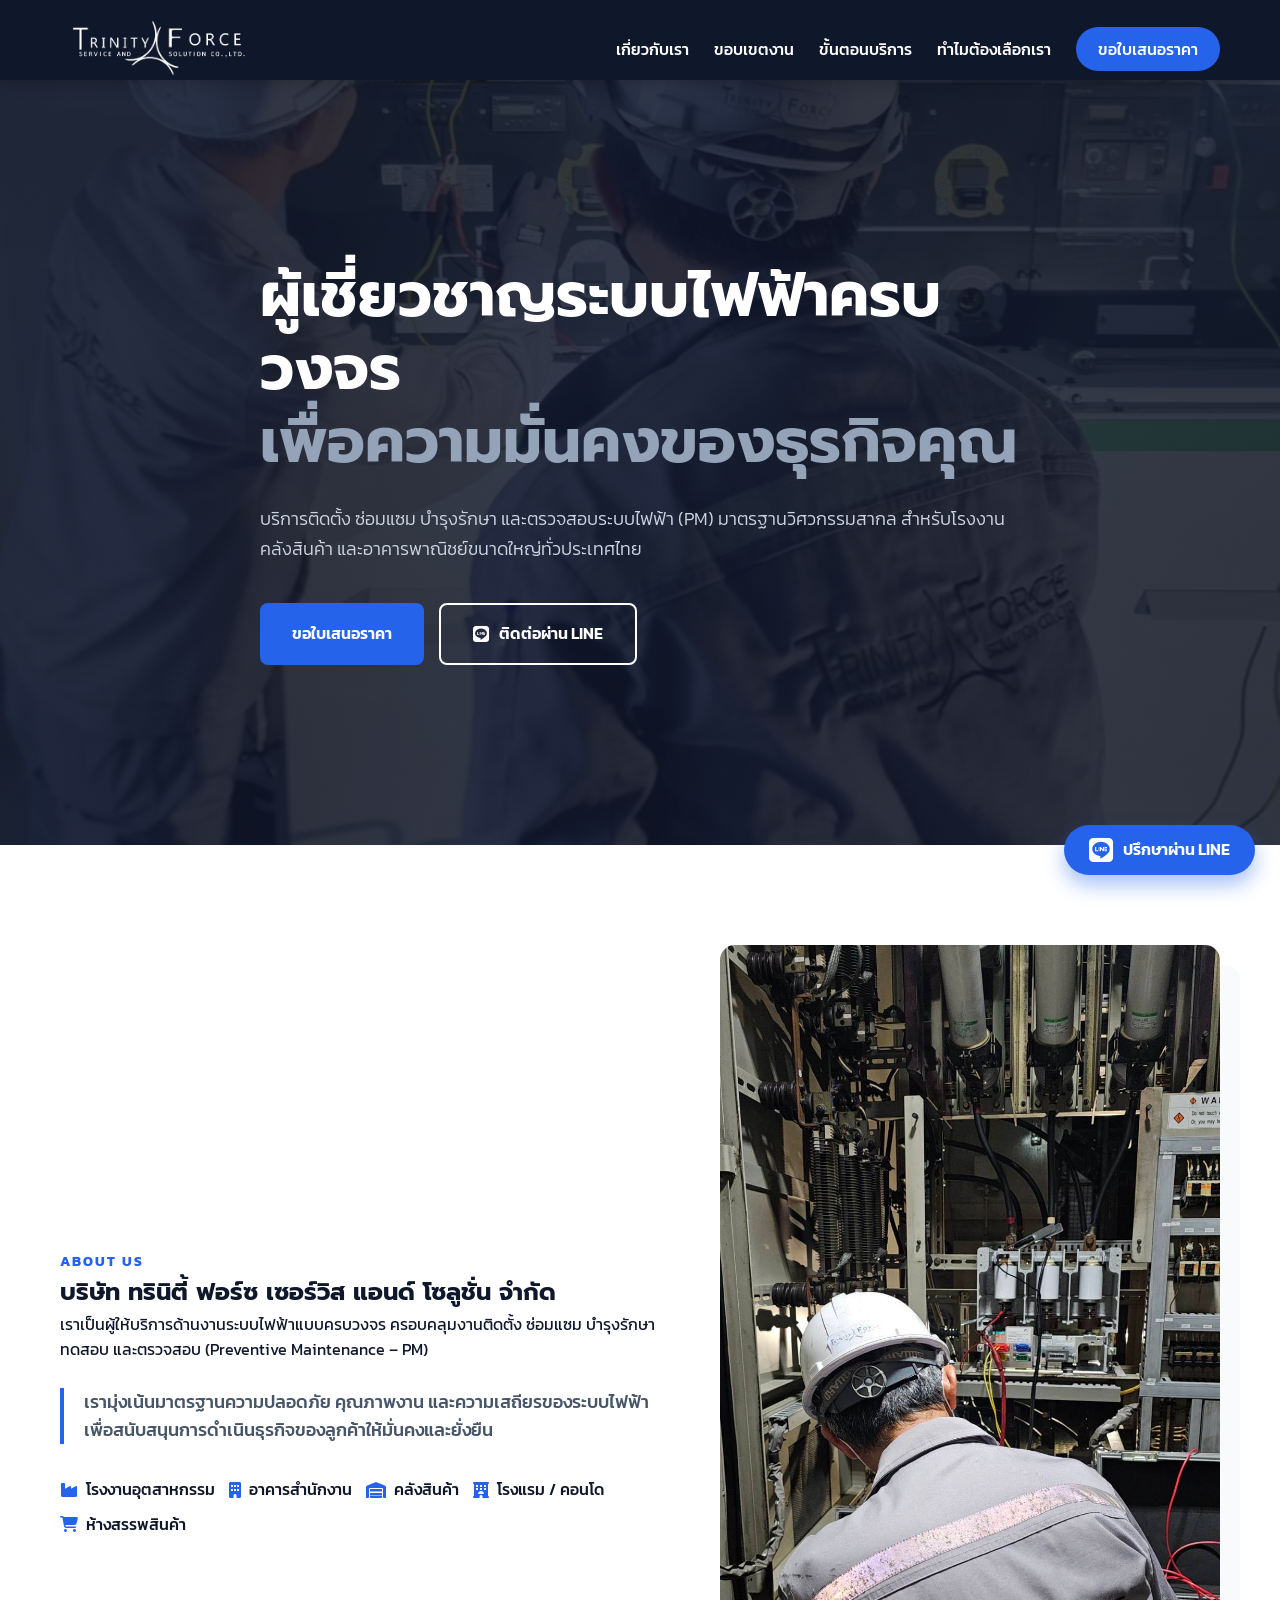
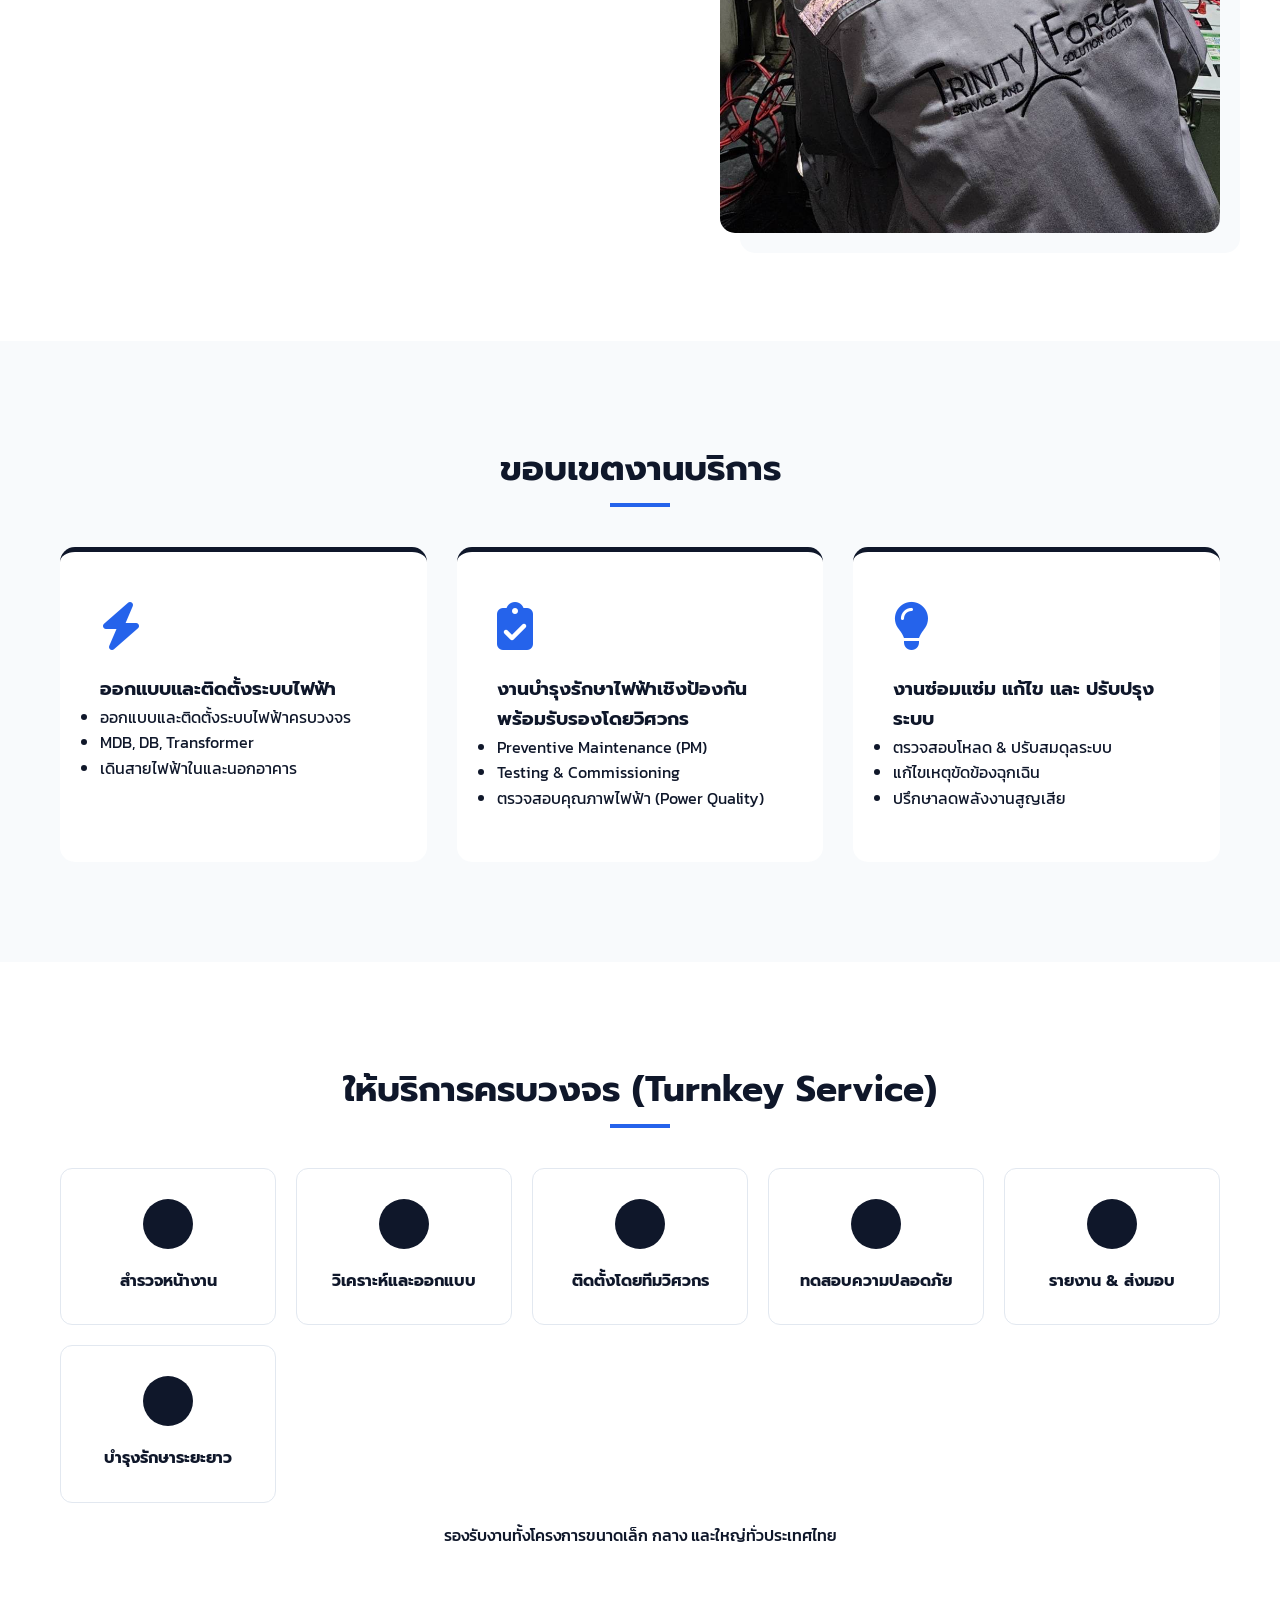
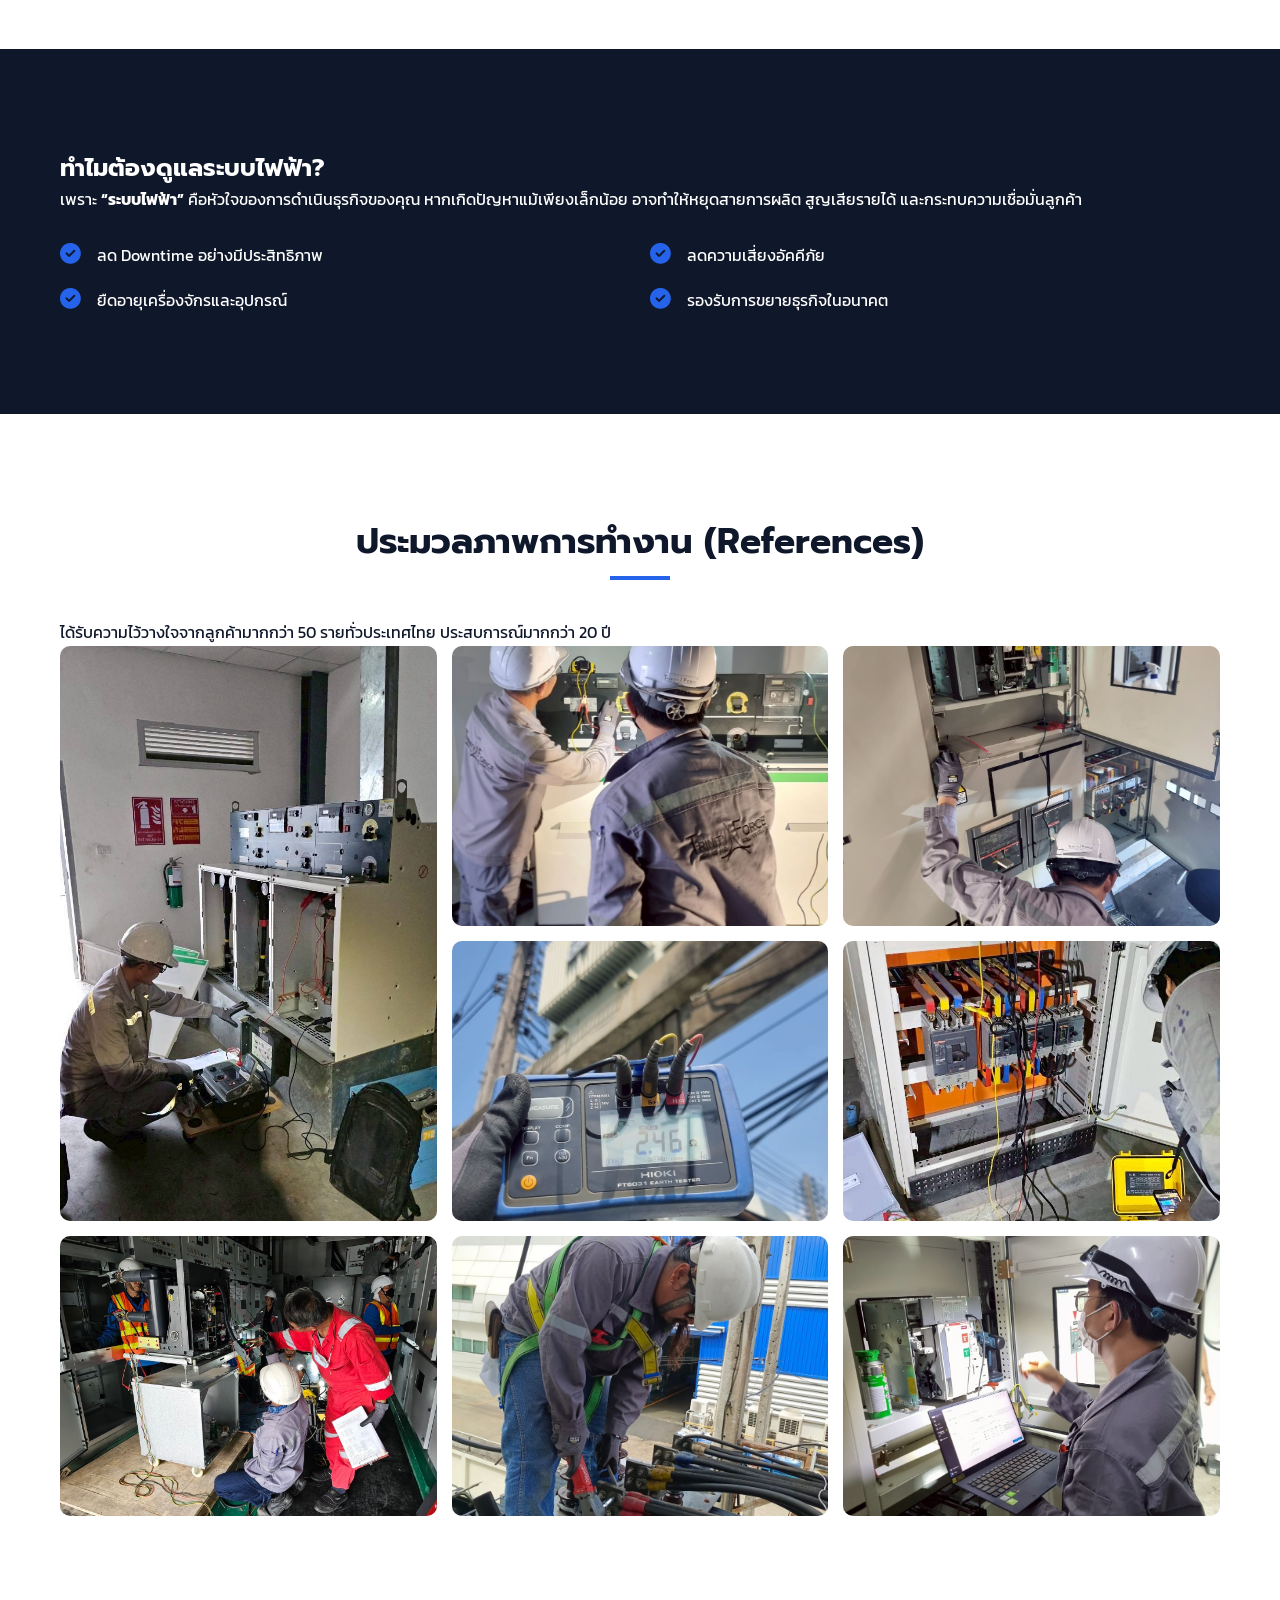
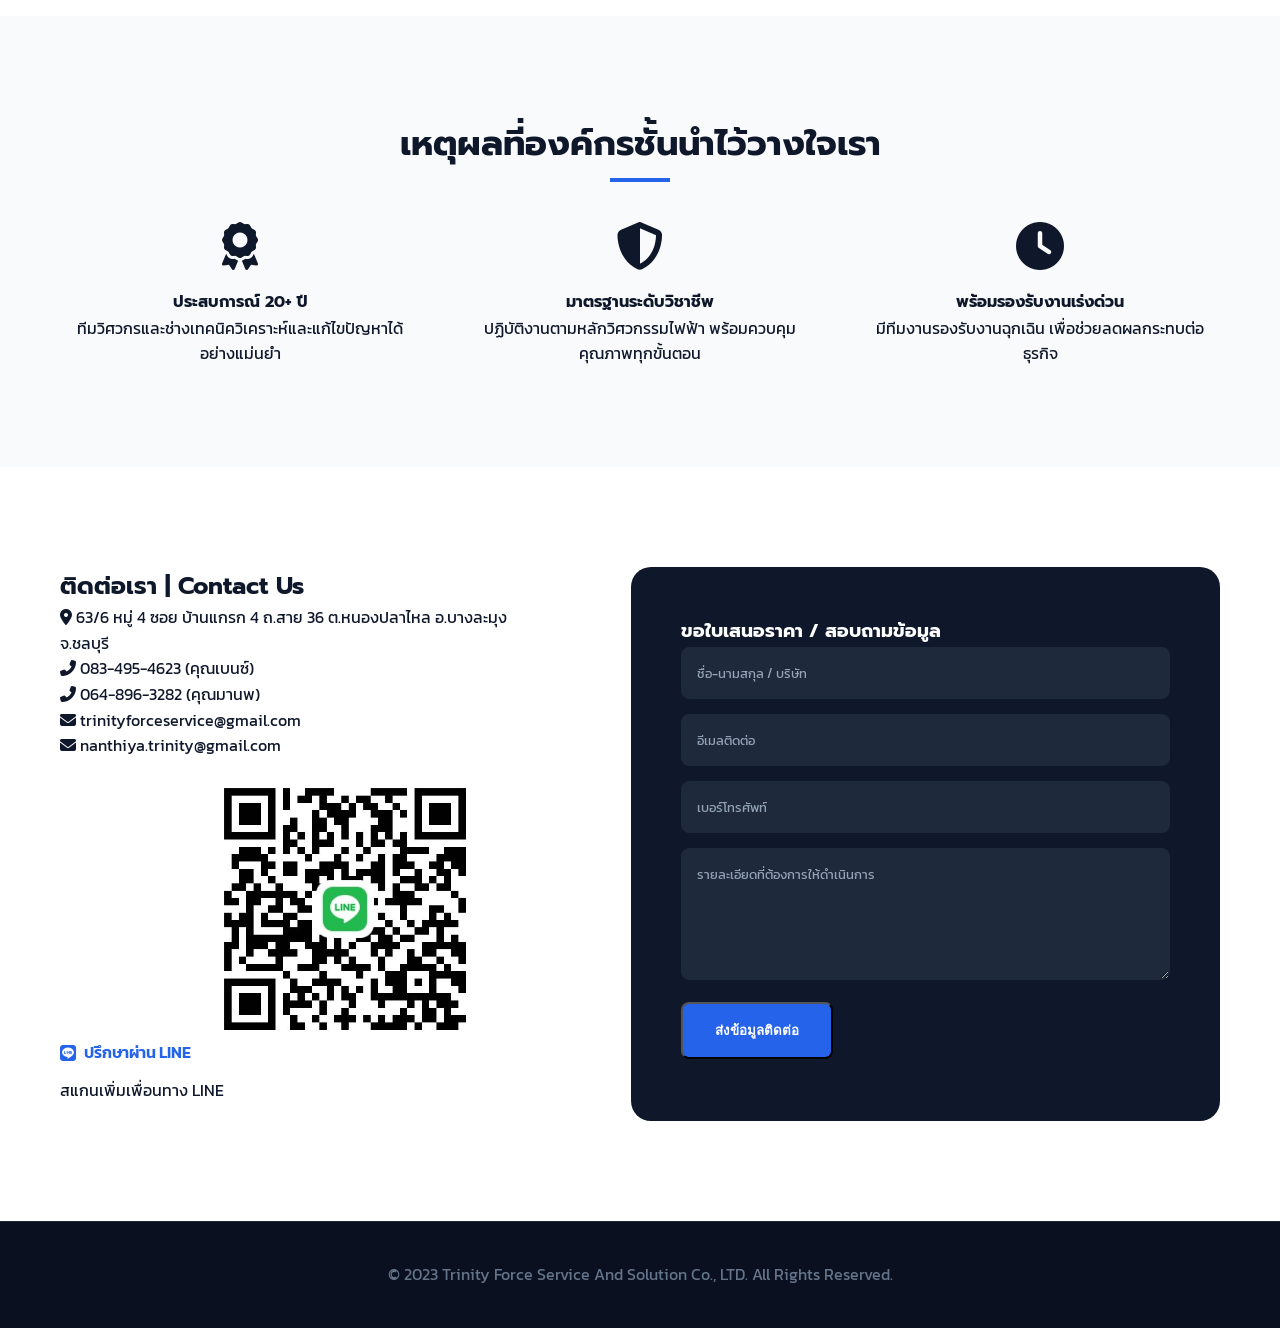
<file: index.html>
<!DOCTYPE html>
<html lang="th">
<head>
    <meta charset="UTF-8">
    <meta name="viewport" content="width=device-width, initial-scale=1.0">
    <title>Trinity Force Service And Solution | ผู้เชี่ยวชาญระบบไฟฟ้าครบวงจร</title>
    
    
    <!-- Fonts: Prompt & Kanit -->
    <link rel="preconnect" href="https://fonts.googleapis.com">
    <link rel="preconnect" href="https://fonts.gstatic.com" crossorigin>
    <link href="https://fonts.googleapis.com/css2?family=Kanit:wght@300;400;500&family=Prompt:wght@400;600;700&display=swap" rel="stylesheet">
    
    <!-- Icons: Font Awesome -->
    <link rel="stylesheet" href="https://cdnjs.cloudflare.com/ajax/libs/font-awesome/6.4.0/css/all.min.css">
    
    <!-- CSS Link -->
    <link rel="stylesheet" href="style.css">
</head>
<body>

    <!-- Floating LINE Button -->
    <a href="https://line.me/ti/p/jBaDkASdV4" class="floating-line" target="_blank" rel="noopener noreferrer">
        <i class="fab fa-line"></i>
        <span>ปรึกษาผ่าน LINE</span>
    </a>

    <!-- Navbar -->
<nav class="navbar">
    <div class="container nav-container">

        <div class="logo">
            <img src="logo.png" alt="Trinity Force Service and Solution" class="brand-logo">
        </div>

        <ul class="nav-links">
            <li>
                <a href="#about">เกี่ยวกับเรา</a>
            </li>
            <li>
                <a href="#services">ขอบเขตงาน</a>
            </li>
            <li>
                <a href="#turnkey">ขั้นตอนบริการ</a>
            </li>
            <li>
                <a href="#why-us">ทำไมต้องเลือกเรา</a>
            </li>
            <li>
                <a href="#contact" class="btn-nav">ขอใบเสนอราคา</a>
            </li>

        </ul>

    </div>
</nav>

    <!-- 1. Hero Section -->
    <header class="hero">
        <div class="container hero-content">
            <h1>ผู้เชี่ยวชาญระบบไฟฟ้าครบวงจร <br><span>เพื่อความมั่นคงของธุรกิจคุณ</span></h1>
            <p>บริการติดตั้ง ซ่อมแซม บำรุงรักษา และตรวจสอบระบบไฟฟ้า (PM) มาตรฐานวิศวกรรมสากล สำหรับโรงงาน คลังสินค้า และอาคารพาณิชย์ขนาดใหญ่ทั่วประเทศไทย</p>
            <div class="hero-btns">
                <a href="#contact" class="btn btn-primary">ขอใบเสนอราคา</a>
                <a href="https://line.me/ti/p/jBaDkASdV4" class="btn btn-line" target="_blank" rel="noopener noreferrer"><i class="fab fa-line"></i>ติดต่อผ่าน LINE</a>
            </div>
        </div>
    </header>

    <!-- 2. About Us -->
    <section id="about" class="about container">
        <div class="about-grid">
            <div class="about-text">
                <span class="section-tag">About Us</span>
                <h2>บริษัท ทรินิตี้ ฟอร์ซ เซอร์วิส แอนด์ โซลูชั่น จำกัด</h2>
                <p>เราเป็นผู้ให้บริการด้านงานระบบไฟฟ้าแบบครบวงจร ครอบคลุมงานติดตั้ง ซ่อมแซม บำรุงรักษา ทดสอบ และตรวจสอบ (Preventive Maintenance – PM)</p>
                <p class="highlight-p">เรามุ่งเน้นมาตรฐานความปลอดภัย คุณภาพงาน และความเสถียรของระบบไฟฟ้า เพื่อสนับสนุนการดำเนินธุรกิจของลูกค้าให้มั่นคงและยั่งยืน</p>
                <div class="target-sectors">
                    <span><i class="fas fa-industry"></i> โรงงานอุตสาหกรรม</span>
                    <span><i class="fas fa-building"></i> อาคารสำนักงาน</span>
                    <span><i class="fas fa-warehouse"></i> คลังสินค้า</span>
                    <span><i class="fas fa-hotel"></i> โรงแรม / คอนโด</span>
                    <span><i class="fas fa-shopping-cart"></i> ห้างสรรพสินค้า</span>
                </div>
            </div>
            <div class="about-img">
                <img src="SSS.jpg" alt="Trinity Force Team">
            </div>
        </div>
    </section>

    <!-- 3. Services (Scope of Work) -->
    <section id="services" class="services">
        <div class="container">
            <h2 class="section-title">ขอบเขตงานบริการ</h2>
            <div class="service-grid">
                <div class="service-card">
                    <i class="fas fa-bolt"></i>
                    <h3>ออกแบบและติดตั้งระบบไฟฟ้า</h3>
                    <ul>
                        <li>ออกแบบและติดตั้งระบบไฟฟ้าครบวงจร</li>
                        <li>MDB, DB, Transformer</li>
                        <li>เดินสายไฟฟ้าในและนอกอาคาร</li>
                    </ul>
                </div>
                <div class="service-card">
                    <i class="fas fa-clipboard-check"></i>
                    <h3>งานบำรุงรักษาไฟฟ้าเชิงป้องกัน พร้อมรับรองโดยวิศวกร</h3>
                    <ul>
                        <li>Preventive Maintenance (PM)</li>
                        <li>Testing & Commissioning</li>
                        <li>ตรวจสอบคุณภาพไฟฟ้า (Power Quality)</li>
                    </ul>
                </div>
                <div class="service-card">
                    <i class="fas fa-lightbulb"></i>
                    <h3>งานซ่อมแซ่ม แก้ไข และ ปรับปรุงระบบ</h3>
                    <ul>
                        <li>ตรวจสอบโหลด & ปรับสมดุลระบบ</li>
                        <li>แก้ไขเหตุขัดข้องฉุกเฉิน</li>
                        <li>ปรึกษาลดพลังงานสูญเสีย</li>
                    </ul>
                </div>
            </div>
        </div>
    </section>

    <!-- 4. Turnkey Service Process -->
    <section id="turnkey" class="turnkey container">
        <h2 class="section-title">ให้บริการครบวงจร (Turnkey Service)</h2>
        <div class="process-steps">
            <div class="step">
                <div class="step-num"></div>
                <h4>สำรวจหน้างาน</h4>
            </div>
            <div class="step">
                <div class="step-num"></div>
                <h4>วิเคราะห์และออกแบบ</h4>
            </div>
            <div class="step">
                <div class="step-num"></div>
                <h4>ติดตั้งโดยทีมวิศวกร</h4>
            </div>
            <div class="step">
                <div class="step-num"></div>
                <h4>ทดสอบความปลอดภัย</h4>
            </div>
            <div class="step">
                <div class="step-num"></div>
                <h4>รายงาน & ส่งมอบ</h4>
            </div>
            <div class="step">
                <div class="step-num"></div>
                <h4>บำรุงรักษาระยะยาว</h4>
            </div>
        </div>
        <p class="process-note">รองรับงานทั้งโครงการขนาดเล็ก กลาง และใหญ่ทั่วประเทศไทย</p>
    </section>

    <!-- 5. Importance Section (Why it matters) -->
    <section class="importance">
        <div class="container importance-grid">
            <div class="importance-text">
                <h2>ทำไมต้องดูแลระบบไฟฟ้า?</h2>
                <p>เพราะ <strong>“ระบบไฟฟ้า”</strong> คือหัวใจของการดำเนินธุรกิจของคุณ หากเกิดปัญหาแม้เพียงเล็กน้อย อาจทำให้หยุดสายการผลิต สูญเสียรายได้ และกระทบความเชื่อมั่นลูกค้า</p>
                <div class="benefits-grid">
                    <div class="benefit-item"><i class="fas fa-check-circle"></i> ลด Downtime อย่างมีประสิทธิภาพ</div>
                    <div class="benefit-item"><i class="fas fa-check-circle"></i> ลดความเสี่ยงอัคคีภัย</div>
                    <div class="benefit-item"><i class="fas fa-check-circle"></i> ยืดอายุเครื่องจักรและอุปกรณ์</div>
                    <div class="benefit-item"><i class="fas fa-check-circle"></i> รองรับการขยายธุรกิจในอนาคต</div>
                </div>
            </div>
        </div>
    </section>

    <!-- 6. Work Gallery -->
    <section id="work" class="gallery container">
        <h2 class="section-title">ประมวลภาพการทำงาน (References)</h2>
        <p class="section-subtitle">ได้รับความไว้วางใจจากลูกค้ามากกว่า 50 รายทั่วประเทศไทย ประสบการณ์มากกว่า 20 ปี</p>
        <div class="gallery-grid">
            <div class="gallery-item large">
                <img src="work1.jpg" alt="งานติดตั้งระบบไฟฟ้าโรงงาน">
            </div>
            <div class="gallery-item">
                <img src="work2.jpg" alt="งานติดตั้งระบบไฟฟ้าโรงงาน">
            </div>
            <div class="gallery-item">
                <img src="work3.jpg" alt="งานติดตั้งระบบไฟฟ้าโรงงาน">
            </div>
            <div class="gallery-item">
                <img src="work4.jpg" alt="งานติดตั้งระบบไฟฟ้าโรงงาน">
            </div>
            <div class="gallery-item">
                <img src="work6.jpg" alt="งานติดตั้งระบบไฟฟ้าโรงงาน">
            </div>
            <div class="gallery-item">
                <img src="work7.jpg" alt="งานติดตั้งระบบไฟฟ้าโรงงาน">
            </div>            
            <div class="gallery-item">
                <img src="work8.jpg" alt="งานติดตั้งระบบไฟฟ้าโรงงาน">
            </div>
            <div class="gallery-item">
                <img src="work9.jpg" alt="งานติดตั้งระบบไฟฟ้าโรงงาน">
            </div>
            </div>
        </div>
    </section>

    <!-- 7. Why Choose Us -->
    <section id="why-us" class="why-us">
        <div class="container">
            <h2 class="section-title">เหตุผลที่องค์กรชั้นนำไว้วางใจเรา</h2>
            <div class="reasons-grid">
                <div class="reason">
                    <i class="fas fa-award"></i>
                    <h4>ประสบการณ์ 20+ ปี</h4>
                    <p>ทีมวิศวกรและช่างเทคนิควิเคราะห์และแก้ไขปัญหาได้อย่างแม่นยำ</p>
                </div>
                <div class="reason">
                    <i class="fas fa-shield-alt"></i>
                    <h4>มาตรฐานระดับวิชาชีพ</h4>
                    <p>ปฏิบัติงานตามหลักวิศวกรรมไฟฟ้า พร้อมควบคุมคุณภาพทุกขั้นตอน</p>
                </div>
                <div class="reason">
                    <i class="fas fa-clock"></i>
                    <h4>พร้อมรองรับงานเร่งด่วน</h4>
                    <p>มีทีมงานรองรับงานฉุกเฉิน เพื่อช่วยลดผลกระทบต่อธุรกิจ</p>
                </div>
            </div>
        </div>
    </section>

    <!-- 8. Contact Us -->
    <section id="contact" class="contact container">
        <div class="contact-grid">
            <div class="contact-info">
                <h2>ติดต่อเรา | Contact Us</h2>
                <div class="contact-details">
                    <p><i class="fas fa-map-marker-alt"></i> 63/6 หมู่ 4 ซอย บ้านแกรก 4 ถ.สาย 36 ต.หนองปลาไหล อ.บางละมุง จ.ชลบุรี</p>
                    <div class="phones">
                        <p><i class="fas fa-phone-alt"></i> 083-495-4623 (คุณเบนซ์)</p>
                        <p><i class="fas fa-phone-alt"></i> 064-896-3282 (คุณมานพ)</p>
                    </div>
                    <p><i class="fas fa-envelope"></i> <a href="mailto:trinityforceservice@gmail.com">trinityforceservice@gmail.com</a></p>
                    <p><i class="fas fa-envelope"></i> <a href="mailto:nanthiya.trinity@gmail.com">nanthiya.trinity@gmail.com</a></p>
                </div>
                <div class="qr-code">
                    <a href="https://line.me/ti/p/jBaDkASdV4" class="contact-line-link" target="_blank" rel="noopener noreferrer"><i class="fab fa-line"></i> ปรึกษาผ่าน LINE</a>
                    <img src="Line.jpg" alt="Line QR" width="300" height="300">
                    <p>สแกนเพิ่มเพื่อนทาง LINE</p>
                </div>
            </div>
            <div class="contact-form">
                <h3>ขอใบเสนอราคา / สอบถามข้อมูล</h3>
                <form id="contactForm">
                    <input type="text" name="name" placeholder="ชื่อ-นามสกุล / บริษัท" required>
                    <input type="email" name="email" placeholder="อีเมลติดต่อ">
                    <input type="tel" name="phone" placeholder="เบอร์โทรศัพท์" required>
                    <textarea name="message" placeholder="รายละเอียดที่ต้องการให้ดำเนินการ" rows="5" required></textarea>
                    <input type="hidden" name="_subject" value="มีลูกค้าติดต่อผ่านเว็บไซต์ Trinity Force">
                    <input type="hidden" name="_captcha" value="false">
                    <input type="hidden" name="_template" value="table">
                    <button type="submit" class="btn btn-primary full-btn" id="contactSubmitBtn">ส่งข้อมูลติดต่อ</button>
                    <p id="contactFormStatus" class="form-status"></p>
                </form>
            </div>
        </div>
    </section>

    <footer>
        <div class="container">
            <p>&copy; 2023 Trinity Force Service And Solution Co., LTD. All Rights Reserved.</p>
        </div>
    </footer>

    <!-- Contact form submission (sends to email via FormSubmit, no backend needed) -->
    <script>
        const contactForm = document.getElementById('contactForm');
        const contactSubmitBtn = document.getElementById('contactSubmitBtn');
        const contactFormStatus = document.getElementById('contactFormStatus');

        contactForm.addEventListener('submit', function (e) {
            e.preventDefault();

            contactSubmitBtn.disabled = true;
            contactSubmitBtn.textContent = 'กำลังส่ง...';
            contactFormStatus.textContent = '';
            contactFormStatus.className = 'form-status';

            const formData = new FormData(contactForm);

            fetch('https://formsubmit.co/ajax/trinityforceservice@gmail.com', {
                method: 'POST',
                headers: { 'Accept': 'application/json' },
                body: formData
            })
                .then((response) => response.json())
                .then(() => {
                    alert('ส่งข้อมูลติดต่อเรียบร้อยแล้ว ทางเราจะติดต่อกลับโดยเร็วที่สุด');
                    contactFormStatus.textContent = 'ส่งข้อมูลเรียบร้อยแล้ว ✅';
                    contactFormStatus.classList.add('success');
                    contactForm.reset();
                })
                .catch(() => {
                    alert('ส่งข้อมูลไม่สำเร็จ กรุณาลองใหม่อีกครั้ง หรือติดต่อทางเบอร์โทรศัพท์');
                    contactFormStatus.textContent = 'เกิดข้อผิดพลาด กรุณาลองใหม่อีกครั้ง ❌';
                    contactFormStatus.classList.add('error');
                })
                .finally(() => {
                    contactSubmitBtn.disabled = false;
                    contactSubmitBtn.textContent = 'ส่งข้อมูลติดต่อ';
                });
        });
    </script>

</body>
</html>
</file>
<file: style.css>
/* ===================== Color Palette ===================== */
:root {
    --navy: #0F172A;          /* สีกรมเข้ม (หลัก) */
    --navy-light: #1E293B;    /* สีกรมท่ากลาง */
    --slate: #475569;         /* สีเทาเข้ม/เทาหินชนวน */
    --slate-light: #94A3B8;   /* สีเทาอ่อน */
    --light-gray: #F8FAFC;    /* สีพื้นหลังเทาอ่อนสว่าง */
    --medium-gray: #64748B;   /* สีเทาตัวหนังสือทั่วไป */
    --white: #ffffff;
    
    /* สีเน้น (Accent Colors) ปรับจากสีเขียวเป็นโทนฟ้า/น้ำเงินสว่าง */
    --accent: #2563EB;        /* สีน้ำเงินสว่างเด่น (แทนที่สีเขียวเดิม) */
    --accent-hover: #1D4ED8;  /* สีน้ำเงินสว่างตอน Hover */
    --accent-glow: rgba(37, 99, 235, 0.4);
}

/* ===================== Base ===================== */
* {
    margin: 0;
    padding: 0;
    box-sizing: border-box;
}
html {
    scroll-behavior: smooth;
}
body {
    font-family: 'Kanit', sans-serif;
    color: var(--navy);
    background: var(--white);
    line-height: 1.6;
}
h1,h2,h3,h4,h5,h6 {
    font-family: 'Prompt', sans-serif;
}
.container {
    max-width: 1200px;
    margin: auto;
    padding: 0 20px;
}

/* ===================== Navbar ===================== */
.navbar {
    background: var(--navy);
    height: 80px;
    display: flex;
    align-items: center;
    position: sticky;
    top: 0;
    z-index: 1000;
    box-shadow: 0 2px 15px rgba(0,0,0,0.2);
}
.nav-container {
    display: flex;
    justify-content: space-between;
    align-items: center;
    width: 100%;
}
.brand-logo {
    display: block;
    width: 200px;
    height: 100px;
    object-fit: contain;
    border-radius: 6px;
    padding: 5px 9px;
}
.nav-links {
    display: flex;
    list-style: none;
    gap: 25px;
    align-items: center;
}
.nav-links a {
    text-decoration: none;
    color: var(--white);
    font-weight: 500;
    transition: 0.3s;
}
.nav-links a:hover {
    color: var(--slate-light);
}
.btn-nav {
    background: var(--accent);
    color: var(--white);
    padding: 10px 22px;
    border-radius: 50px;
    font-weight: 600;
}
.btn-nav:hover {
    background: var(--accent-hover);
}

/* ===================== Hero ===================== */
.hero {
    height: 85vh;
    background: linear-gradient(rgba(15,23,42,0.85), rgba(15,23,42,0.85)),
        url('work2.jpg');
    background-size: cover;
    background-position: center;
    display: flex;
    align-items: center;
    color: var(--white);
}
.hero-content {
    max-width: 800px;
}
.hero h1 {
    font-size: clamp(2.2rem, 5vw, 3.8rem);
    margin-bottom: 25px;
    line-height: 1.2;
}
.hero h1 span {
    color: var(--slate-light);
}
.hero p {
    font-size: 1.15rem;
    color: #cbd5e1;
    margin-bottom: 40px;
    font-weight: 300;
}
.hero-btns {
    display: flex;
    gap: 15px;
}
.btn {
    display: inline-flex;
    align-items: center;
    gap: 10px;
    padding: 16px 32px;
    border-radius: 8px;
    font-weight: 600;
    text-decoration: none;
    transition: 0.3s;
}
.btn-primary {
    background: var(--accent);
    color: var(--white);
}
.btn-primary:hover {
    background: var(--accent-hover);
    transform: translateY(-3px);
}
.btn-line {
    border: 2px solid var(--white);
    color: var(--white);
}
.btn-line:hover {
    background: var(--white);
    color: var(--navy);
    transform: translateY(-3px);
}

/* ===================== Section Titles ===================== */
.section-title {
    font-size: 2.2rem;
    text-align: center;
    color: var(--navy);
    margin-bottom: 50px;
    position: relative;
}
.section-title::after {
    content: '';
    width: 60px;
    height: 4px;
    background: var(--accent);
    position: absolute;
    bottom: -10px;
    left: 50%;
    transform: translateX(-50%);
}

/* ===================== About ===================== */
.about {
    padding: 100px 20px;
}
.about-grid {
    display: grid;
    grid-template-columns: 1.2fr 1fr;
    gap: 60px;
    align-items: center;
}
.about-img img {
    width: 100%;
    border-radius: 15px;
    box-shadow: 20px 20px 0 var(--light-gray);
}
.section-tag {
    color: var(--accent);
    font-weight: 700;
    text-transform: uppercase;
    letter-spacing: 2px;
    font-size: 0.9rem;
}
.highlight-p {
    border-left: 4px solid var(--accent);
    padding-left: 20px;
    margin: 25px 0;
    font-weight: 500;
    font-size: 1.1rem;
    color: var(--slate);
}
.target-sectors span {
    display: inline-flex;
    align-items: center;
    gap: 8px;
    margin: 8px 10px 0 0;
    font-weight: 500;
    color: var(--navy);
}
.target-sectors i {
    color: var(--accent);
}

/* ===================== Services ===================== */
.services {
    background: var(--light-gray);
    padding: 100px 0;
}
.service-grid {
    display: grid;
    grid-template-columns: repeat(auto-fit, minmax(320px, 1fr));
    gap: 30px;
}
.service-card {
    padding: 50px 40px;
    background: var(--white);
    border-radius: 15px;
    transition: 0.3s;
    border-top: 5px solid var(--navy);
}
.service-card:hover {
    transform: translateY(-10px);
    box-shadow: 0 20px 40px rgba(15,23,42,0.08);
    border-top-color: var(--accent);
}
.service-card i {
    font-size: 3rem;
    color: var(--accent);
    margin-bottom: 25px;
}

/* ===================== Turnkey ===================== */
.turnkey {
    padding: 100px 20px;
    text-align: center;
}
.process-steps {
    display: grid;
    grid-template-columns: repeat(auto-fit, minmax(180px,1fr));
    gap: 20px;
    margin-top: 50px;
}
.step {
    background: var(--white);
    padding: 30px 20px;
    border-radius: 12px;
    border: 1px solid #e2e8f0;
}
.step-num {
    width: 50px;
    height: 50px;
    border-radius: 50%;
    background: var(--navy);
    color: white;
    display: flex;
    justify-content: center;
    align-items: center;
    margin: 0 auto 20px;
    font-weight: 700;
    font-size: 1.2rem;
}
.process-note {
    margin-top: 20px;
    font-weight: 500;
    color: var(--navy);
}

/* ===================== Importance ===================== */
.importance {
    background: var(--navy);
    color: white;
    padding: 100px 20px;
}
.benefits-grid {
    display: grid;
    grid-template-columns: 1fr 1fr;
    gap: 20px;
    margin-top: 30px;
}
.benefit-item i {
    color: var(--accent);
    font-size: 1.3rem;
    margin-right: 12px;
}

/* ===================== Gallery ===================== */
.gallery {
    padding: 100px 20px;
}
.gallery-grid {
    display: grid;
    grid-template-columns: repeat(3,1fr);
    gap: 15px;
    grid-auto-rows: 280px;
}
.gallery-item {
    position: relative;
    overflow: hidden;
    border-radius: 10px;
}
.gallery-item.large {
    grid-row: span 2;
}
.gallery-item img {
    width: 100%;
    height: 100%;
    object-fit: cover;
    transition: 0.5s;
}
.gallery-item:hover img {
    transform: scale(1.1);
}

/* ===================== Why Us ===================== */
.why-us {
    background: var(--light-gray);
    padding: 100px 0;
}
.reasons-grid {
    display: grid;
    grid-template-columns: repeat(3,1fr);
    gap: 40px;
    text-align: center;
}
.reason i {
    font-size: 3rem;
    color: var(--navy);
    margin-bottom: 20px;
}

/* ===================== Contact ===================== */
.contact {
    padding: 100px 20px;
}
.contact-grid {
    display: grid;
    grid-template-columns: 1fr 1.2fr;
    gap: 80px;
}
.contact-form {
    background: var(--navy);
    padding: 50px;
    border-radius: 20px;
    color: white;
}
.contact-form input,
.contact-form textarea {
    width: 100%;
    padding: 15px;
    margin-bottom: 15px;
    border-radius: 8px;
    border: 1px solid var(--navy-light);
    background: var(--navy-light);
    color: white;
    font-family: 'Kanit';
}
.contact-form input::placeholder,
.contact-form textarea::placeholder {
    color: var(--slate-light);
}
.form-status {
    margin-top: 12px;
    font-family: 'Kanit';
    font-size: 0.95rem;
    text-align: center;
}
.form-status.success {
    color: #4ade80;
}
.form-status.error {
    color: #f87171;
}
.contact-details a {
    color: var(--navy);
    text-decoration: none;
}
.contact-details a:hover {
    color: var(--accent);
    text-decoration: underline;
}
.contact-line-link {
    display: inline-flex;
    align-items: center;
    gap: 8px;
    margin: 18px 0 12px;
    color: var(--accent);
    font-weight: 600;
    text-decoration: none;
}
.contact-line-link:hover { color: var(--accent-hover); }

/* ===================== Floating LINE Button ===================== */
.floating-line {
    position: fixed;
    bottom: 25px;
    right: 25px;
    background: var(--accent);
    color: white;
    padding: 12px 25px;
    border-radius: 50px;
    display: flex;
    align-items: center;
    gap: 10px;
    text-decoration: none;
    z-index: 999;
    font-weight: 600;
    font-size: 1rem;
    box-shadow: 0 10px 20px var(--accent-glow);
    transition: 0.3s;
}
.floating-line:hover {
    background: var(--accent-hover);
    transform: translateY(-3px);
}
.floating-line i {
    font-size: 1.5rem;
}

/* ===================== Footer ===================== */
footer {
    background: #0a101f;
    color: var(--medium-gray);
    padding: 40px 0;
    text-align: center;
    border-top: 1px solid var(--navy-light);
}

/* ===================== Responsive ===================== */
@media(max-width: 992px){
    .nav-links { display: none; }
    .about-grid,
    .contact-grid,
    .benefits-grid,
    .reasons-grid { grid-template-columns: 1fr; }
    .gallery-grid { grid-template-columns: 1fr 1fr; grid-auto-rows: 200px; }
    .gallery-item.large { grid-row: span 1; height: 200px; }
}
@media(max-width: 768px){
    .floating-line {
        padding: 10px 20px;
        font-size: 0.95rem;
        gap: 8px;
    }
    .floating-line i {
        font-size: 1.3rem;
    }
}
</file>
